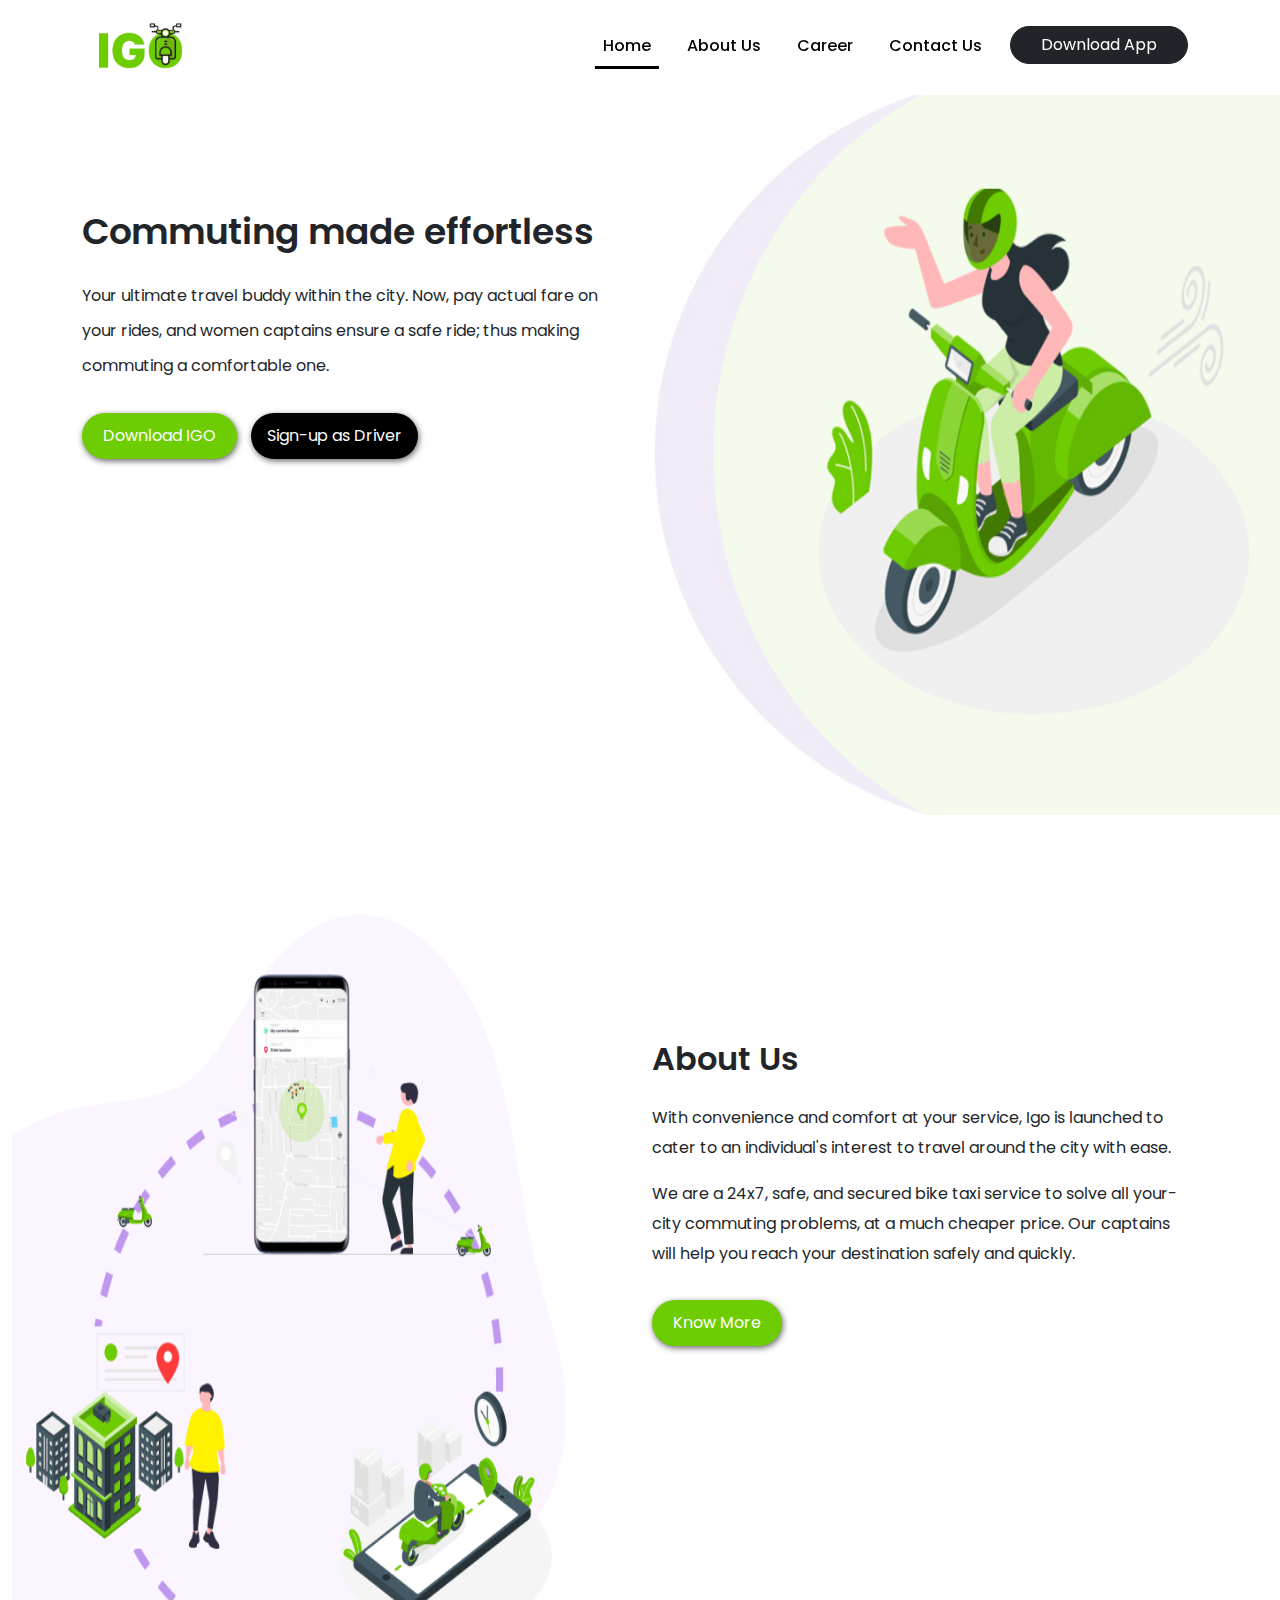
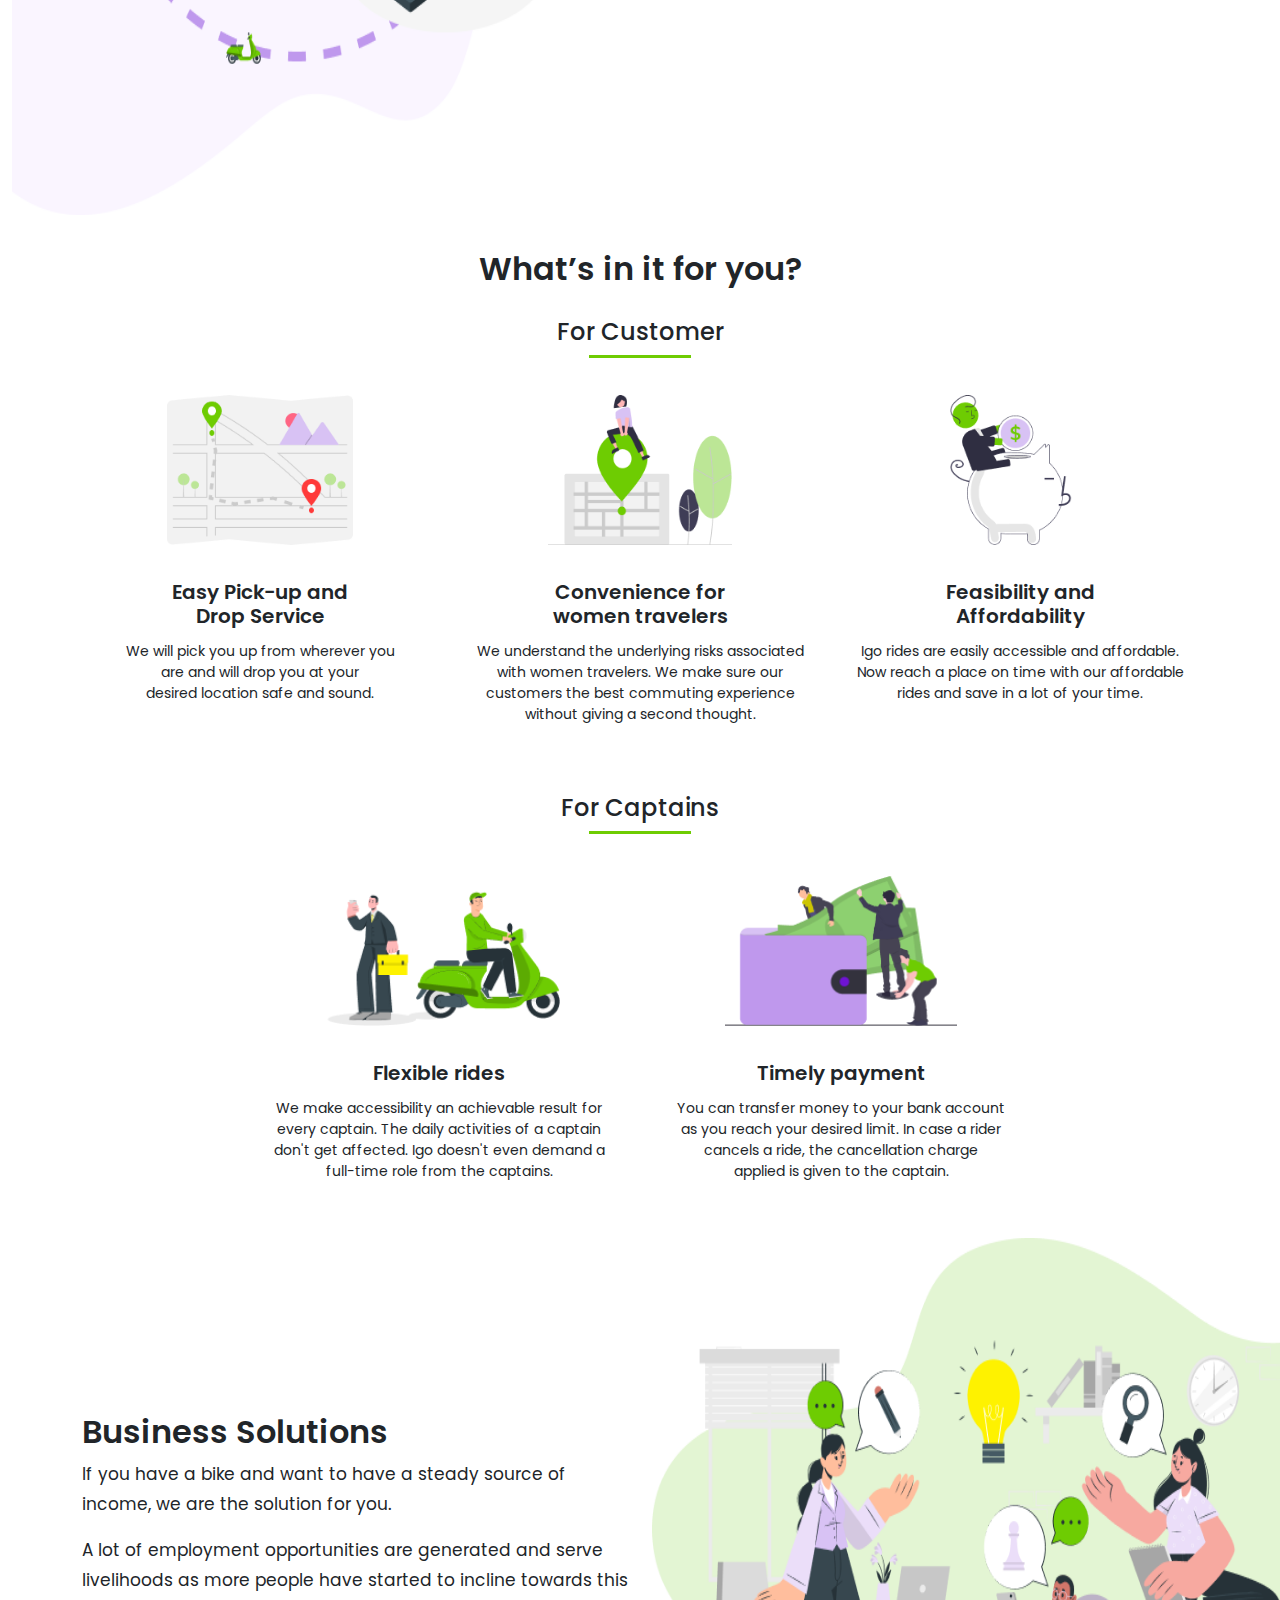
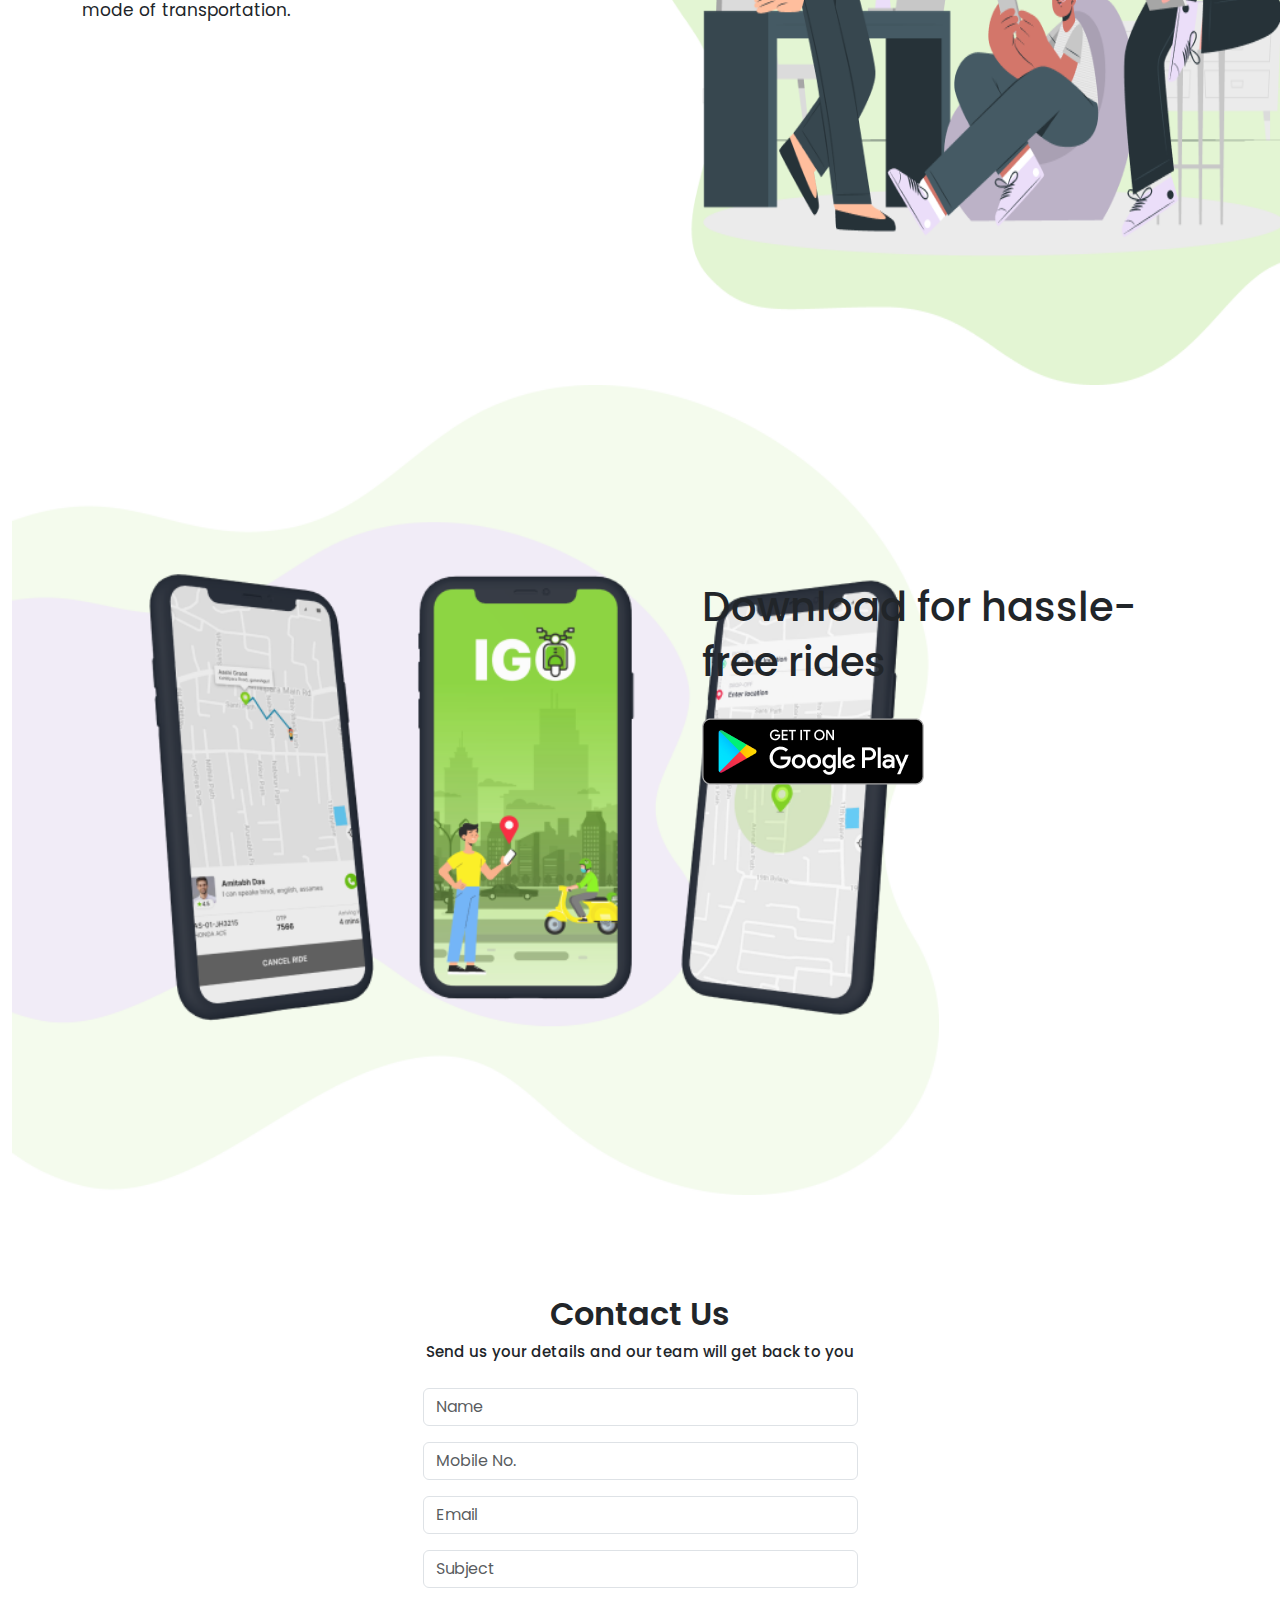
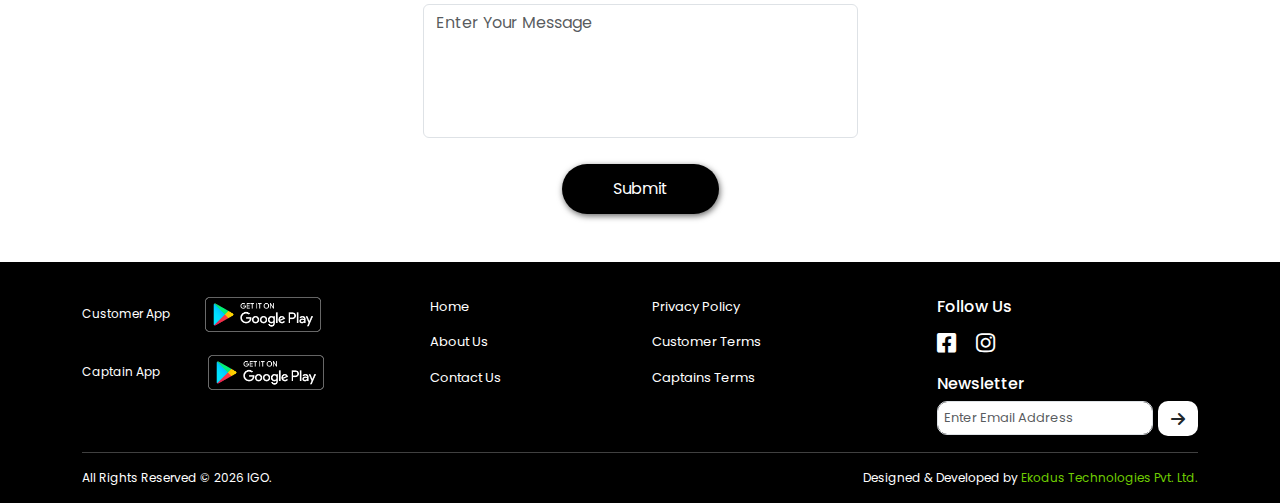
<file: index.html>
<!doctype html>
<html lang="en">

<head>
    <!-- Required meta tags -->
    <meta charset="utf-8">
    <meta name="viewport" content="width=device-width, initial-scale=1">

    <!-- Favicon -->
    <link rel="icon" href="./Assets/Icons/favicon.png">

    <!-- Bootstrap CSS -->
    <link href="https://cdn.jsdelivr.net/npm/bootstrap@5.1.3/dist/css/bootstrap.min.css" rel="stylesheet">

    <!-- Font Awesome -->
    <link rel="stylesheet" href="https://cdnjs.cloudflare.com/ajax/libs/font-awesome/6.0.0/css/all.min.css"
        integrity="sha512-9usAa10IRO0HhonpyAIVpjrylPvoDwiPUiKdWk5t3PyolY1cOd4DSE0Ga+ri4AuTroPR5aQvXU9xC6qOPnzFeg=="
        crossorigin="anonymous" referrerpolicy="no-referrer">

    <!-- Fonts -->
    <link href="https://fonts.googleapis.com/css2?family=Poppins:wght@400;500&display=swap" rel="stylesheet">

    <!-- Custom CSS -->
    <link rel="stylesheet" href="./Assets/css/style.css">
    <link rel="stylesheet" href="./Assets/css/responsive.css">

    <title>IGO</title>
</head>

<body>

    <!-- Header Section -->

    <nav class="navbar fixed-top navbar-expand-lg navbar-light">
        <div class="container">
            <a class="navbar-brand" href="./index.html">
                <div class="logo">
                    <img src="./Assets/Icons/logo.png" alt="">
                </div>
            </a>
            <button class="navbar-toggler" type="button" data-bs-toggle="collapse" data-bs-target="#navbarNav"
                aria-controls="navbarNav" aria-expanded="false" aria-label="Toggle navigation">
                <span class="navbar-toggler-icon"></span>
            </button>
            <div class="collapse navbar-collapse" id="navbarNav">
                <ul class="navbar-nav ms-auto">
                    <li class="nav-item">
                        <a class="nav-link active" aria-current="page" href="./index.html">Home</a>
                    </li>
                    <li class="nav-item">
                        <a class="nav-link" href="#aboutUs">About Us</a>
                    </li>
                    <li class="nav-item">
                        <a class="nav-link" href="./career.html">Career</a>
                    </li>
                    <li class="nav-item">
                        <a class="nav-link" href="#contact">Contact Us</a>
                    </li>
                    <li class="nav-item">
                        <button class="btn btn-dark" type="button">
                            <a href="#download">Download App</a>
                        </button>
                    </li>
                </ul>
            </div>
        </div>
    </nav>

    <!-- End Header Section -->

    <!-- Banner Section -->

    <div class="container" id="banner">
        <div class="row">
            <div class="col-md-6 col-sm-12 order-2 order-md-1 leftBlock">
                <h1>Commuting made effortless</h1>
                <p>Your ultimate travel buddy within the city. Now, pay actual fare on your rides, and women captains
                    ensure a safe ride; thus making commuting a comfortable one.
                </p>
                <div class="button">
                    <button class="btn download" type="button">
                        <a href="#">Download IGO</a>
                    </button>
                    <button class="btn sign-up" type="button">
                        <a href="#">Sign-up as Driver</a>
                    </button>
                </div>
            </div>
            <div class="col-md-6 col-sm-12 order-1 order-md-2 rightBlock">
                <img src="./Assets/Vectors/Frame2.png" alt="Frame2.png">
            </div>
        </div>
    </div>

    <!-- End Banner Section -->

    <!-- About Us -->

    <div class="container-fluid" id="aboutUs">
        <div class="row">
            <div class="col-md-6 col-sm-12 leftBlock">
                <img src="./Assets/Vectors/Frame5.png" alt="Frame5.png">
            </div>
            <div class="col-md-6 col-sm-12 rightBlock">
                <h2>About Us</h2>
                <p class="about-text">With convenience and comfort at your service, Igo is launched to cater to an
                    individual's interest to
                    travel around the city with ease.
                </p>
                <p class="about-paragraph">We are a 24x7, safe, and secured bike taxi service to solve all
                    your-city commuting problems, at a much cheaper price. Our captains will help you reach your
                    destination safely and quickly.
                </p>
                <button class="btn more">
                    <a href="#">Know More</a>
                </button>
            </div>
        </div>
    </div>

    <!-- End About Us Section -->

    <!-- Services Section-->

    <div class="container" id="services">
        <h2 class="text-center">What’s in it for you?</h2>
        <h4 class="text-center">For Customer</h4>
        <div class="separator mb-3"></div>
        <div class="row mt-5">
            <div class="col-md-4 leftBlock">
                <img src="./Assets/Vectors/pickup.png" alt="pickup.png">
                <h5>Easy Pick-up and <br> Drop Service</h5>
                <p>We will pick you up from wherever you<br>are and will drop you  at your <br> desired location safe and sound.
                </p>
            </div>
            <div class="col-md-4 centerBlock">
                <img src="./Assets/Vectors/women_traveller.png" alt="women_traveller.png">
                <h5>Convenience for <br> women travelers</h5>
                <p>We understand the underlying risks associated<br>with women travelers. We make sure our<br> customers the
                    best commuting experience<br> without  giving a second thought.</p>
            </div>
            <div class="col-md-4 rightBlock">
                <img src="./Assets/Vectors/affordability.png" alt="affordability.png">
                <h5>Feasibility and <br> Affordability</h5>
                <p>Igo rides are easily accessible and affordable. Now reach a place on time with our affordable rides
                    and save in a lot of your time.</p>
            </div>
        </div>
        <div class="">
            <h4 class="text-center mt-5">For Captains</h4>
            <div class="separator mb-5"></div>
            <div class="captain">
                <div class="col-md-4 leftBlock1">
                    <img src="./Assets/Vectors//flexible_rides.png" alt="flexible_rides.png">
                    <h5>Flexible rides</h5>
                    <p class="">We make accessibility an achievable result for every captain. The daily activities of a
                        captain don't get affected. Igo doesn't even demand a full-time role from the captains.
                    </p>
                </div>
                <div class="col-md-4 rightBlock1">
                    <img src="./Assets/Vectors/timely_payment.png" alt="timely_payment.png">
                    <h5>Timely payment</h5>
                    <p class="">You can transfer money to your bank account <br> as you reach your desired limit. In case a rider<br> cancels a ride, the cancellation charge<br> applied is given to the captain.
                    </p>
                </div>
            </div>
        </div>
    </div>

    <!-- End Services Section -->

    <!-- Business Section -->

    <div class="container" id="business">
        <div class="row">
            <div class="col-md-6 col-sm-12 leftBlock">
                <h2>Business Solutions</h2>
                <p class="business-main">If you have a bike and want to have a steady source of income,
                    we are the solution for you.
                </p>
                <p class="business-text">A lot of employment opportunities are
                    generated and serve livelihoods as more people have started to
                    incline towards this mode of transportation.
                </p>
            </div>
            <div class="col-md-6 col-sm-12 rightBlock">
                <img src="./Assets/Vectors/Frame4.png" alt="Frame4.png">
            </div>
        </div>
    </div>

    <!-- End Business Section -->

    <!-- Download Section -->

    <div class="container-fluid" id="download">
        <div class="row">
            <div class="col-md-6 col-sm-12 order-2 order-md-1 leftBlock">
                <img src="./Assets/Vectors/Frame9.png" alt="Frame7.png">
            </div>
            <div class="col-md-6 col-sm-12 order-1 order-md-2 rightBlock">
                <h1>Download for hassle- <br> free rides</h1>
                <a href="#">
                    <img src="./Assets/Vectors/google_play.png" alt="google_play.png">
                </a>
            </div>
        </div>
    </div>

    <!-- End Download Section -->
    
    <!-- Contact Us Section -->

    <div class="container" id="contact">
        <h2>Contact Us</h2>
        <p>Send us your details and our team will get back to you</p>
        <div class="mt-4">
            <form action="">
                <div class="mb-3">
                    <input id="username" name="username" class="form-control" type="text" placeholder="Name">
                </div>
                <div class="mb-3">
                    <input id="phoneNumber" name="phoneNumber" class="form-control" type="text" placeholder="Mobile No.">
                </div>
                <div class="mb-3">
                    <input id="email" name="email" class="form-control" type="text" placeholder="Email">
                </div>
                <div class="mb-3">
                    <input id="subject" name="subject" class="form-control" type="text" placeholder="Subject">
                </div>
                <div class="mb-3">
                    <textarea id="message" name="message" class="form-control" type="text" rows="5" placeholder="Enter Your Message"></textarea>
                </div>
            </form>
            <button class="btn submit" type="button">
                <a href="#">Submit</a>
            </button>
        </div>
    </div>

    <!-- End Contact Us Section -->
    
    <!-- Footer Section -->

    <footer class="footer mt-5">
        <div class="container" id="footer">
            <div class="row">
                <div class="col-md-3 leftBox">
                    <div class="d-flex mb-3">
                        <p class="mt-2">Customer App</p>
                        <a href="#">
                            <img src="./Assets/Vectors/google_play.png" alt="google_play.png">
                        </a>
                    </div>
                    <div class="d-flex">
                        <p class="mt-2">Captain App</p>
                        <a href="#">
                            <img src="./Assets/Vectors/google_play.png" alt="google_play.png" class="ms-5">
                        </a>
                    </div>
                </div>
                <div class="col-md-3 col-6 centerBox1">
                    <p><a href="./index.html">Home</a></p>
                    <p><a href="#aboutUs">About Us</a></p>
                    <p><a href="#contact">Contact Us</a></p>
                </div>
                <div class="col-md-3 col-6 centerBox2">
                    <p><a>Privacy Policy</a></p>
                    <p><a>Customer Terms</a></p>
                    <p><a>Captains Terms</a></p>
                </div>
                <div class="col-md-3 rightBox">
                    <h6>Follow Us</h6>
                    <div class="social-links mt-3 mb-3">
                        <a href="https://www.facebook.com/igoguwahati/" target="_blank"><span><i class="fa-brands fa-facebook-square"></i></span></a>
                        <a href="https://www.instagram.com/igoguwahati/" target="_blank"><span><i class="fa-brands fa-instagram ms-3"></i></span></a>
                        <!-- <a href=""><span><i class="fa-brands fa-twitter ms-2"></i></span></a>
                        <a href=""><span><i class="fa-brands fa-linkedin ms-2"></i></span></a> -->
                    </div>
                    <h6>Newsletter</h6>
                    <div class="d-flex">
                        <form action="">
                            <input class="form-control" type="email" name="email" id="email" placeholder="Enter Email Address">
                        </form>
                        <button type="submit" class="btn"><i class="fa-solid fa-arrow-right"></i></button>
                    </div>
                </div>
                <div class="col-md-12" id="footer-text">
                    <hr>
                    <div class="d-sm-flex justify-content-between">
                        <p>All Rights Reserved &copy; <span id="demo"></span> IGO.
                        </p>
                        <p>Designed & Developed by <a target="_blank" href="https://ekodus.com/">Ekodus Technologies
                                Pvt. Ltd.</a></p>
                    </div>
                </div>
            </div>
        </div>
    </footer>

    <!-- End Footer Section -->

    <!-- jQuery -->
    <script src="https://code.jquery.com/jquery-3.6.0.min.js"></script>

    <!-- Bootstrap JS  -->
    <script src="https://cdn.jsdelivr.net/npm/bootstrap@5.1.3/dist/js/bootstrap.bundle.min.js"></script>

    <!-- Changing Navbar OnScroll -->
    <script>
        const navbar = document.querySelector('.navbar');
        window.onscroll = () => {
            if (window.scrollY > 50) {
                navbar.classList.add('bg-white');
            } else {
                navbar.classList.remove('bg-white');
            }
        };
    </script>

    <!-- Changing the Year Dynamically -->
    <script>
        const d = new Date();
        document.getElementById("demo").innerHTML = d.getFullYear();
    </script>

    <!-- Collapse Navbar in Responsive -->
    <script>
        $('.navbar-collapse a').click(function(){
            $(".navbar-collapse").collapse('hide');
        });
    </script>

    <!-- Active Navbar -->
    <script>
        var btnContainer = document.getElementById("navbarNav");
        var btns = btnContainer.getElementsByClassName("nav-link");

        for(var i=0; i<btns.length; i++){
            btns[i].addEventListener('click',function(){
                var current = document.getElementsByClassName("active");
                current[0].className = current[0].className.replace("active");
                this.className += " active";
            })
        }
    </script>
</body>

</html>
</file>
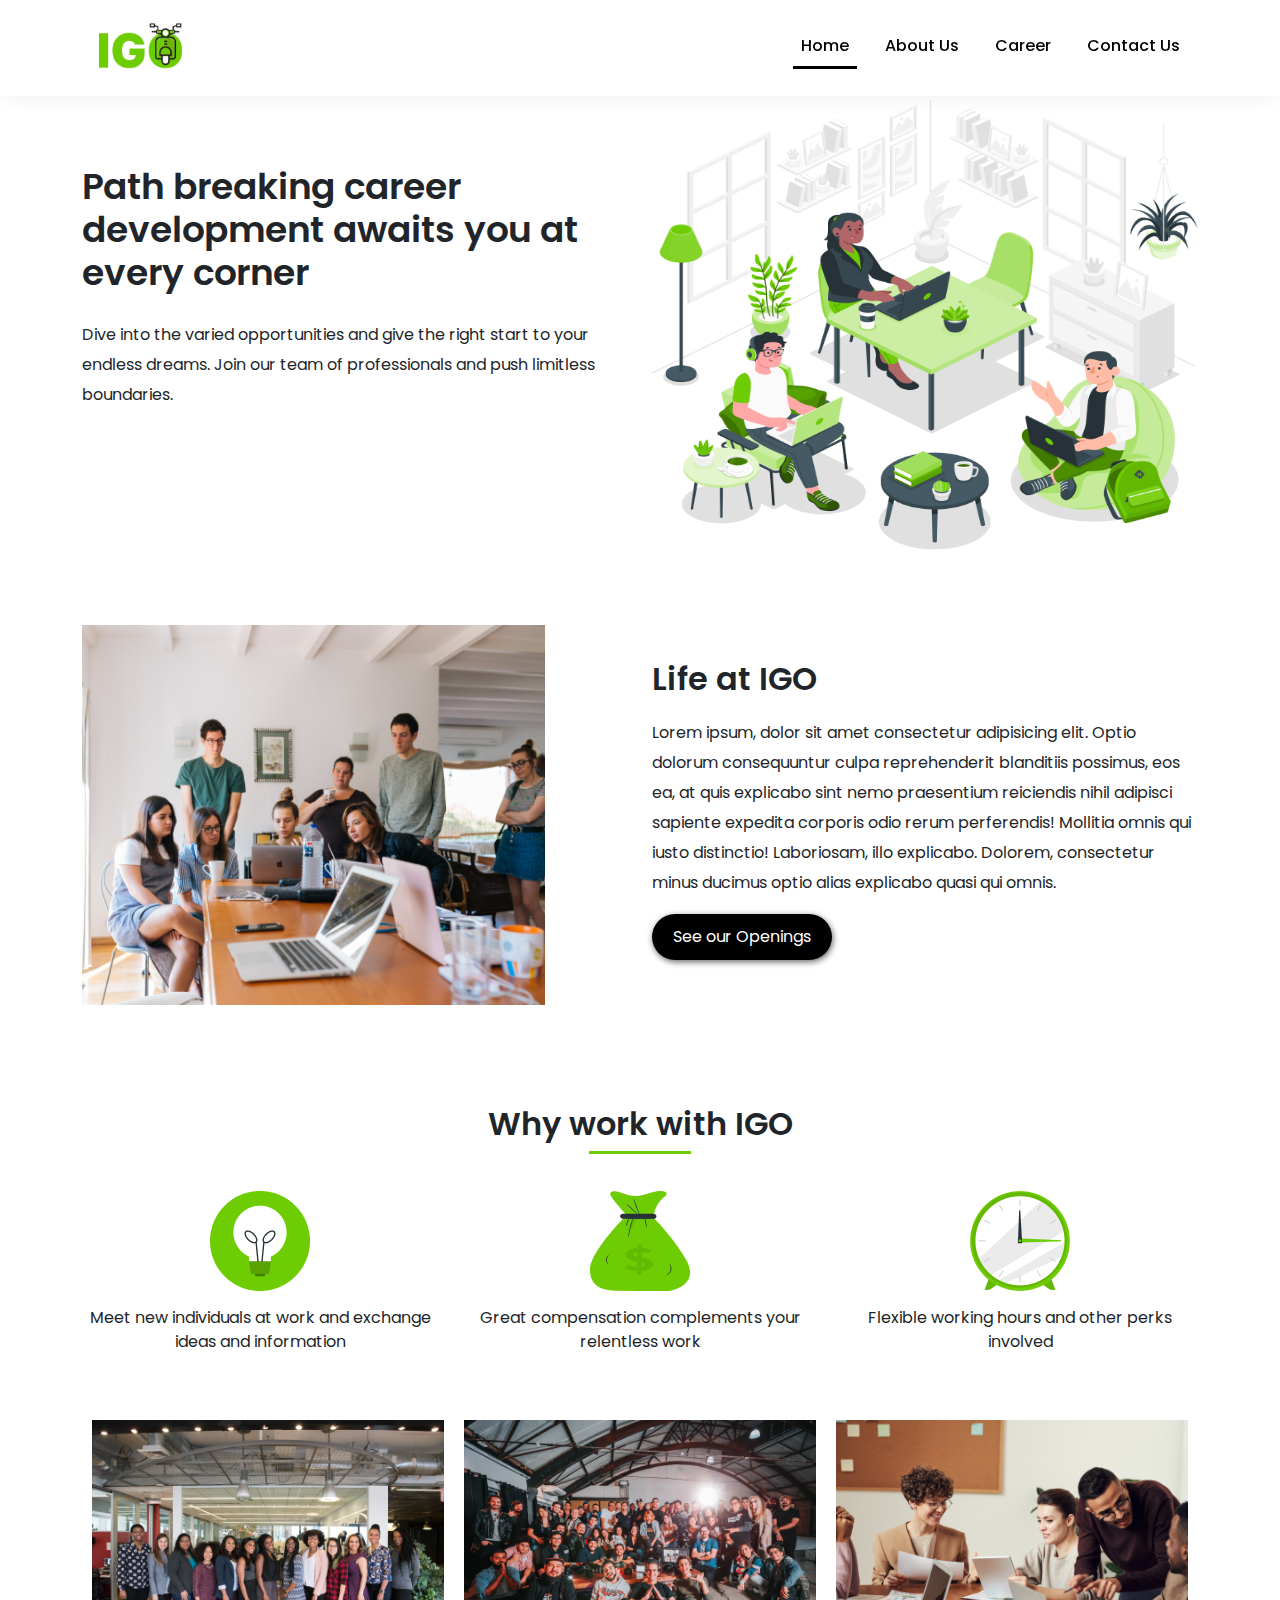
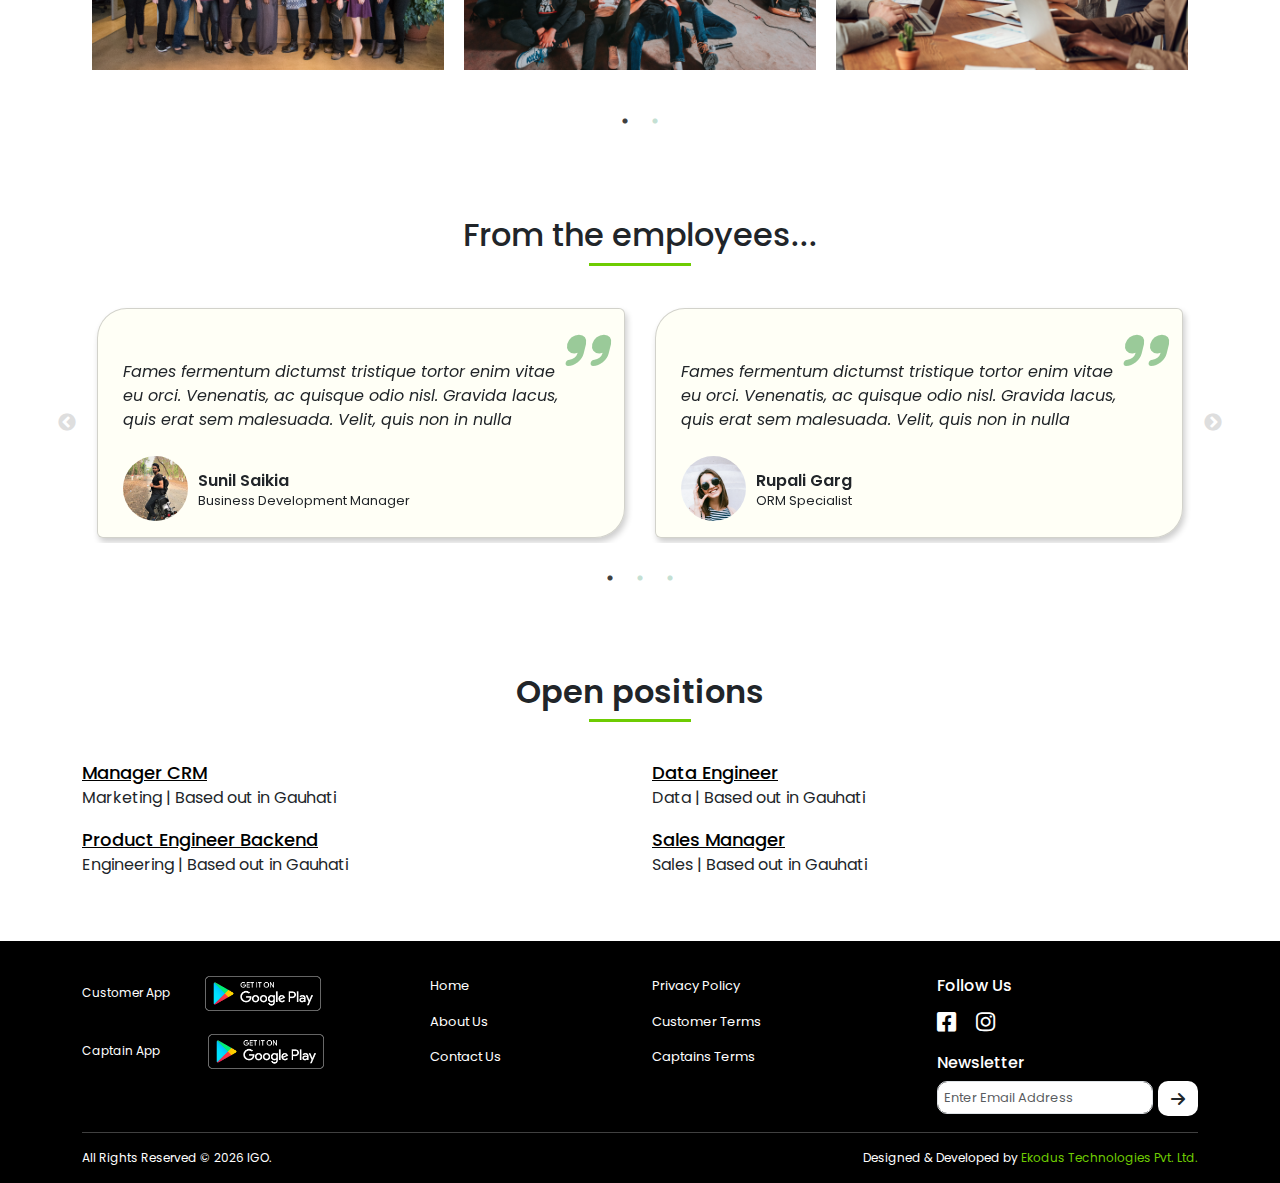
<file: career.html>
<!doctype html>
<html lang="en">

<head>
    <!-- Required meta tags -->
    <meta charset="utf-8">
    <meta name="viewport" content="width=device-width, initial-scale=1">

    <!-- Favicon -->
    <link rel="icon" href="./Assets/Icons/favicon.png">

    <!-- Bootstrap CSS -->
    <link href="https://cdn.jsdelivr.net/npm/bootstrap@5.1.3/dist/css/bootstrap.min.css" rel="stylesheet">

    <!-- Font Awesome -->
    <link rel="stylesheet" href="https://cdnjs.cloudflare.com/ajax/libs/font-awesome/6.0.0/css/all.min.css"
        integrity="sha512-9usAa10IRO0HhonpyAIVpjrylPvoDwiPUiKdWk5t3PyolY1cOd4DSE0Ga+ri4AuTroPR5aQvXU9xC6qOPnzFeg=="
        crossorigin="anonymous" referrerpolicy="no-referrer">

    <!-- Fonts -->
    <link href="https://fonts.googleapis.com/css2?family=Poppins:wght@400;500&display=swap" rel="stylesheet">

    <!-- Slick CSS -->
    <link rel="stylesheet" href="./Assets/plugins/slick/slick.css">
    <link rel="stylesheet" href="./Assets/plugins/slick/slick-theme.css">

    <!-- Custom CSS -->
    <link rel="stylesheet" href="./Assets/css/style.css">
    <link rel="stylesheet" href="./Assets/css/responsive.css">

    <title>IGO</title>
</head>

    <!-- Header Section -->

    <nav class="navbar fixed-top navbar-expand-lg navbar-light bg-white">
        <div class="container">
            <a class="navbar-brand" href="./index.html">
                <div class="logo">
                    <img src="./Assets/Icons/logo.png" alt="">
                </div>
            </a>
            <button class="navbar-toggler" type="button" data-bs-toggle="collapse" data-bs-target="#navbarNav"
                aria-controls="navbarNav" aria-expanded="false" aria-label="Toggle navigation">
                <span class="navbar-toggler-icon"></span>
            </button>
            <div class="collapse navbar-collapse" id="navbarNav">
                <ul class="navbar-nav ms-auto">
                    <li class="nav-item">
                        <a class="nav-link active" aria-current="page" href="./index.html">Home</a>
                    </li>
                    <li class="nav-item">
                        <a class="nav-link" href="./index.html#aboutUs">About Us</a>
                    </li>
                    <li class="nav-item">
                        <a class="nav-link" href="./career.html">Career</a>
                    </li>
                    <li class="nav-item">
                        <a class="nav-link" href="./index.html#contact">Contact Us</a>
                    </li>
                </ul>
            </div>
        </div>
    </nav>

    <!-- End Header Section -->

    <!-- Career Section -->

    <div class="container" id="career">
        <div class="row">
            <!-- <div>
                <p class="mt-4" id="text">
                    <a href="./index.html">
                        <i class="fa-solid fa-arrow-left">
                            <span class="ms-2"></span>
                        </i>Go Back
                    </a>
                </p>
            </div> -->
            <div class="col-md-6 col-sm-12 leftBlock">
                <h1>Path breaking career development awaits you at every corner</h1>
                <p>Dive into the varied opportunities and give the right start to your endless dreams. Join our team of professionals and push limitless boundaries. </p>
            </div>
            <div class="col-md-6 col-sm-12 rightBlock">
                <img src="./Assets/Vectors/amico.png" alt="amico">
            </div>
        </div>
    </div>

    <!-- Life at IGO Section -->

    <div class="container" id="career-life">
        <div class="row">
            <div class="col-md-6 col-sm-12 order-2 order-md-1 leftBlock">
                <img src="./Assets/Images/Frame10.png" alt="Frame10">
            </div>
            <div class="col-md-6 col-sm-12 order-1 order-md-2 rightBlock">
                <h2>Life at IGO</h2>
                <p>Lorem ipsum, dolor sit amet consectetur adipisicing elit. Optio dolorum consequuntur culpa reprehenderit blanditiis possimus, eos ea, at quis explicabo sint nemo praesentium reiciendis nihil adipisci sapiente expedita corporis odio rerum perferendis! Mollitia omnis qui iusto distinctio! Laboriosam, illo explicabo. Dolorem, consectetur minus ducimus optio alias explicabo quasi qui omnis.</p>
                <button class="btn opening-btn">
                    <a href="#position">See our Openings</a>
                </button>
            </div>
        </div>
    </div>

    <!-- End Life at IGO Section -->

    <!-- Career Work Section -->

    <div class="container" id="career-work">
        <h2 class="text-center" style="font-weight: 600;">Why work with IGO</h2>
        <div class="separator"></div>
        <div class="row mt-5">
            <div class="col-md-4 col-sm-12 leftBlock">
                <img src="./Assets/Vectors/rafiki.png" alt="rafiki">
                <p class="text-center">Meet new individuals at work and exchange<br> ideas and information</p>
            </div>
            <div class="col-md-4 col-sm-12 centerBlock">
                <img src="./Assets/Vectors/pana.png" alt="pana">
                <p class="text-center">Great compensation complements your<br> relentless work</p>
            </div>
            <div class="col-md-4 col-sm-12 rightBlock">
                <img src="./Assets/Vectors/Frame 15.png" alt="Frame 15">
                <p class="text-center">Flexible working hours and other perks involved</p>
            </div>
        </div>
    </div>
    <div class="container">
        <div class="image-slider">
            <div class="imgBlock">
                <img src="./Assets/Images/Frame11.png" class="mb-3" alt="Frame11">
            </div>
            <div class="imgBlock">
                <img src="./Assets/Images/Frame11-1.png" class="mb-3" alt="Frame11-1">
            </div>
            <div class="imgBlock">
                <img src="./Assets/Images/Frame12.png" class="mb-3" alt="Frame12">                
            </div>
            <div class="imgBlock">
                <img src="./Assets/Images/Frame11-1.png" class="mb-3" alt="Frame11-1">
            </div>
        </div>
    </div>

    <!-- End Career Work Section -->

    <!-- Testimonial Section -->

    <div class="container" id="testimonial">
        <h2 class="text-center">From the employees...</h2>
        <div class="separator mb-5"></div>
        <div class="testimonial-slider mt-5">
            <div class="card">
                <div class="card-body inner-card">
                    <i class="fa-solid fa-quote-right"></i>
                    <div class="desc-text">
                        <p>Fames fermentum dictumst tristique tortor enim vitae eu orci. Venenatis, ac quisque odio nisl. Gravida lacus, quis erat sem malesuada. Velit, quis non in nulla</p>
                    </div>
                    <div class="d-flex inner-body mt-4">
                        <img src="./Assets/Images/Frame17.png" alt="Frame17.png">
                        <h6>Sunil Saikia<br><span>Business Development Manager</span></h6>
                    </div>
                </div>
            </div>
            <div class="card">
                <div class="card-body inner-card">
                    <i class="fa-solid fa-quote-right"></i>
                    <div class="desc-text">
                        <p>Fames fermentum dictumst tristique tortor enim vitae eu orci. Venenatis, ac quisque odio nisl. Gravida lacus, quis erat sem malesuada. Velit, quis non in nulla</p>
                    </div>
                    <div class="d-flex inner-body mt-4">
                        <img src="./Assets/Images/Frame18.png" alt="Frame18.png">
                        <h6>Rupali Garg<br><span>ORM Specialist</span></h6>
                    </div>
                </div>
            </div>
            <div class="card">
                <div class="card-body inner-card">
                    <i class="fa-solid fa-quote-right"></i>
                    <div class="desc-text">
                        <p>Fames fermentum dictumst tristique tortor enim vitae eu orci. Venenatis, ac quisque odio nisl. Gravida lacus, quis erat sem malesuada. Velit, quis non in nulla</p>
                    </div>
                    <div class="d-flex inner-body mt-4">
                        <img src="./Assets/Images/Frame17.png" alt="Frame17.png">
                        <h6>Sunil Saikia<br><span>Business Development Manager</span></h6>
                    </div>
                </div>
            </div>
            <div class="card">
                <div class="card-body inner-card">
                    <i class="fa-solid fa-quote-right"></i>
                    <div class="desc-text">
                        <p>Fames fermentum dictumst tristique tortor enim vitae eu orci. Venenatis, ac quisque odio nisl. Gravida lacus, quis erat sem malesuada. Velit, quis non in nulla</p>
                    </div>
                    <div class="d-flex inner-body mt-4">
                        <img src="./Assets/Images/Frame18.png" alt="Frame18.png">
                        <h6>Rupali Garg<br><span>ORM Specialist</span></h6>
                    </div>
                </div>
            </div>
            <div class="card">
                <div class="card-body inner-card">
                    <i class="fa-solid fa-quote-right"></i>
                    <div class="desc-text">
                        <p>Fames fermentum dictumst tristique tortor enim vitae eu orci. Venenatis, ac quisque odio nisl. Gravida lacus, quis erat sem malesuada. Velit, quis non in nulla</p>
                    </div>
                    <div class="d-flex inner-body mt-4">
                        <img src="./Assets/Images/Frame17.png" alt="Frame17.png">
                        <h6>Sunil Saikia<br><span>Business Development Manager</span></h6>
                    </div>
                </div>
            </div>
        </div>
    </div>

    <!-- End Testimonial Section -->

    <!-- Position Section -->

    <div class="container" id="position">
        <h2 class="text-center" style="font-weight: 600;">Open positions</h2>
        <div class="separator"></div>
        <div class="row mt-5">
            <div class="col-md-6 col-sm-12 position">
                <a href="./job-opportunity.html">Manager CRM</a>
                <p>Marketing | Based out in Gauhati</p>
            </div>
            <div class="col-md-6 col-sm-12 position">
                <a href="./job-opportunity.html">Data Engineer</a>
                <p>Data | Based out in Gauhati</p>
            </div>
            <div class="col-md-6 col-sm-12 position">
                <a href="./job-opportunity.html">Product Engineer Backend</a>
                <p>Engineering | Based out in Gauhati</p>
            </div>
            <div class="col-md-6 col-sm-12 position">
                <a href="./job-opportunity.html">Sales Manager</a>
                <p>Sales | Based out in Gauhati</p>
            </div>
        </div>
    </div>


    <!-- End Career Section -->

    <!-- Footer Section -->

    <footer class="footer mt-5">
        <div class="container" id="footer">
            <div class="row">
                <div class="col-md-3 leftBox">
                    <div class="d-flex mb-3">
                        <p class="mt-2">Customer App</p>
                        <img src="./Assets/Vectors/google_play.png" alt="google_play.png">
                    </div>
                    <div class="d-flex">
                        <p class="mt-2">Captain App</p>
                        <img src="./Assets/Vectors/google_play.png" alt="google_play.png" class="ms-5">
                    </div>
                </div>
                <div class="col-md-3 col-6 centerBox1">
                    <p><a href="./index.html">Home</a></p>
                    <p><a href="./index.html#aboutUs">About Us</a></p>
                    <p><a href="./index.html#contact">Contact Us</a></p>
                </div>
                <div class="col-md-3 col-6 centerBox2">
                    <p><a>Privacy Policy</a></p>
                    <p><a>Customer Terms</a></p>
                    <p><a>Captains Terms</a></p>
                </div>
                <div class="col-md-3 rightBox">
                    <h6>Follow Us</h6>
                    <div class="social-links mt-3 mb-3">
                        <a href="https://www.facebook.com/igoguwahati/" target="_blank"><span><i class="fa-brands fa-facebook-square"></i></span></a>
                        <a href="https://www.instagram.com/igoguwahati/" target="_blank"><span><i class="fa-brands fa-instagram ms-3"></i></span></a>
                        <!-- <a href=""><span><i class="fa-brands fa-twitter ms-2"></i></span></a>
                        <a href=""><span><i class="fa-brands fa-linkedin ms-2"></i></span></a> -->
                    </div>
                    <h6>Newsletter</h6>
                    <div class="d-flex">
                        <form action="">
                            <input class="form-control" type="email" name="email" id="email" placeholder="Enter Email Address">
                        </form>
                        <button type="submit" class="btn"><i class="fa-solid fa-arrow-right"></i></button>
                    </div>
                </div>
                <div class="col-md-12" id="footer-text">
                    <hr>
                    <div class="d-sm-flex justify-content-between">
                        <p>All Rights Reserved &copy; <span id="demo"></span> IGO.
                        </p>
                        <p>Designed & Developed by <a target="_blank" href="https://ekodus.com/">Ekodus Technologies
                                Pvt. Ltd.</a></p>
                    </div>
                </div>
            </div>
        </div>
    </footer>

    <!-- End Footer Section -->

    <!-- jQuery -->
    <script src="https://code.jquery.com/jquery-3.6.0.min.js"></script>

    <!-- Bootstrap JS  -->
    <script src="https://cdn.jsdelivr.net/npm/bootstrap@5.1.3/dist/js/bootstrap.bundle.min.js"></script>

    <!-- Slick JS -->
    <script src="./Assets/plugins/slick/slick.min.js"></script>

    <!-- Testimonial Slider -->
    <script>
        $('.testimonial-slider').slick({
            dots: true,
            infinite: true,
            speed: 700,
            slidesToShow: 2,
            slidesToScroll: 2,
            autoplay: true,
            arrows: true,
            autoplaySpeed: 2500,
            responsive: [
                {
                    breakpoint: 1024,
                    settings: {
                        slidesToShow: 2,
                        slidesToScroll: 2,
                        infinite: true,
                        dots: true
                    }
                },
                {
                    breakpoint: 600,
                    settings: {
                        slidesToShow: 2,
                        slidesToScroll: 2,
                        arrows: true
                    }
                },
                {
                    breakpoint: 480,
                    settings: {
                        slidesToShow: 1,
                        slidesToScroll: 1,
                        arrows: true
                    }
                }
                // You can unslick at a given breakpoint now by adding:
                // settings: "unslick"
                // instead of a settings object
            ]
        });
    </script>

    <!-- Image Slider -->
    <script>
        $('.image-slider').slick({
            dots: true,
            infinite: true,
            speed: 700,
            slidesToShow: 3,
            slidesToScroll: 3,
            autoplay: true,
            arrows: false,
            autoplaySpeed: 1500,
            responsive: [
                {
                    breakpoint: 1024,
                    settings: {
                        slidesToShow: 2,
                        slidesToScroll: 2,
                        infinite: true,
                        dots: true
                    }
                },
                {
                    breakpoint: 600,
                    settings: {
                        slidesToShow: 2,
                        slidesToScroll: 2,
                        arrows: true
                    }
                },
                {
                    breakpoint: 480,
                    settings: {
                        slidesToShow: 1,
                        slidesToScroll: 1,
                        arrows: true
                    }
                }
                // You can unslick at a given breakpoint now by adding:
                // settings: "unslick"
                // instead of a settings object
            ]
        });
    </script>

    <!-- Changing Navbar OnScroll -->
    <script>
        const navbar = document.querySelector('.navbar');
        window.onscroll = () => {
            if (window.scrollY > 50) {
                navbar.classList.add('bg-white');
            } else {
                navbar.classList.remove('bg-white');
            }
        };
    </script>

    <!-- Changing the Year Dynamically -->
    <script>
        const d = new Date();
        document.getElementById("demo").innerHTML = d.getFullYear();
    </script>

    <!-- Collapse Navbar in Responsive -->
    <script>
        $('.navbar-collapse a').click(function(){
            $(".navbar-collapse").collapse('hide');
        });
    </script>
</body>

</html>
</file>
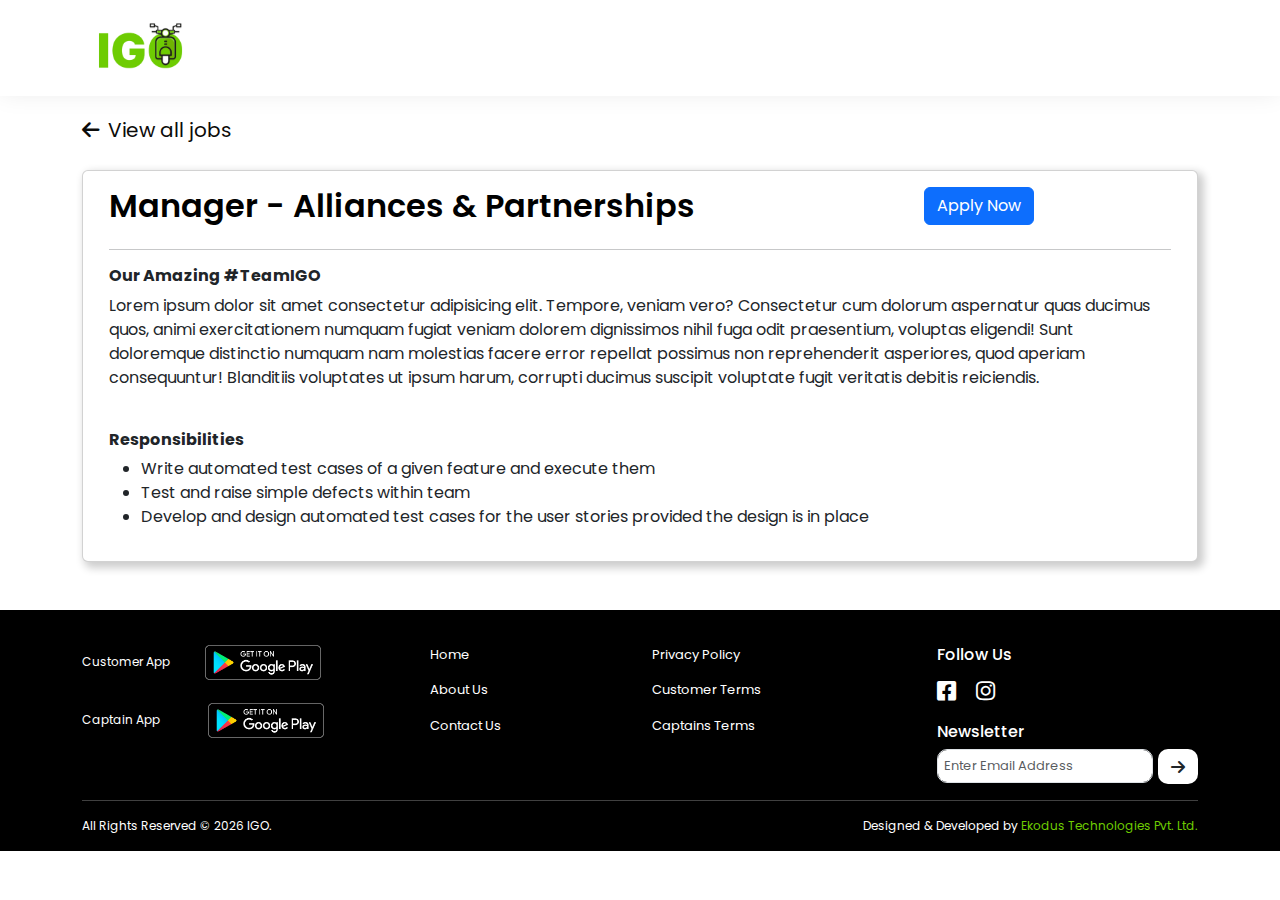
<file: job-opportunity.html>
<!doctype html>
<html lang="en">

<head>
    <!-- Required meta tags -->
    <meta charset="utf-8">
    <meta name="viewport" content="width=device-width, initial-scale=1">

    <!-- Favicon -->
    <link rel="icon" href="./Assets/Icons/favicon.png">

    <!-- Bootstrap CSS -->
    <link href="https://cdn.jsdelivr.net/npm/bootstrap@5.1.3/dist/css/bootstrap.min.css" rel="stylesheet">

    <!-- Font Awesome -->
    <link rel="stylesheet" href="https://cdnjs.cloudflare.com/ajax/libs/font-awesome/6.0.0/css/all.min.css"
        integrity="sha512-9usAa10IRO0HhonpyAIVpjrylPvoDwiPUiKdWk5t3PyolY1cOd4DSE0Ga+ri4AuTroPR5aQvXU9xC6qOPnzFeg=="
        crossorigin="anonymous" referrerpolicy="no-referrer">

    <!-- Fonts -->
    <link href="https://fonts.googleapis.com/css2?family=Poppins:wght@400;500&display=swap" rel="stylesheet">

    <!-- Custom CSS -->
    <link rel="stylesheet" href="./Assets/css/style.css">
    <link rel="stylesheet" href="./Assets/css/responsive.css">

    <title>IGO</title>
</head>

    <!-- Header Section -->

    <nav class="navbar fixed-top navbar-expand-lg navbar-light bg-white">
        <div class="container">
            <a class="navbar-brand" href="./index.html">
                <div class="logo">
                    <img src="./Assets/Icons/logo.png" alt="">
                </div>
            </a>
        </div>
    </nav>

    <!-- End Header Section -->

    <!-- Job Oppotunity -->

    <div class="container" id="jobs">
        <p class="mt-3" id="text">
            <a href="./career.html#position">
                <i class="fa-solid fa-arrow-left">
                    <span class="ms-2"></span>
                </i>View all jobs
            </a>
        </p>      

        <div class="card">
            <div class="card-body">
                <div class="row">
                    <div class="col-md-9">
                        <h2 style="font-weight: 600;">Manager - Alliances & Partnerships</h2>
                        <!-- <h5>IT & Security · Guwahati, Assam, Remote India</h5> -->
                    </div>
                    <div class="col-md-3">
                        <!-- Button trigger modal -->
                        <button type="button" class="btn btn-primary" data-bs-toggle="modal" data-bs-target="#exampleModal">Apply Now</button>
                    </div>
                </div>
                <hr>
                <h6>Our Amazing #TeamIGO</h6>
                <p>Lorem ipsum dolor sit amet consectetur adipisicing elit. Tempore, veniam vero? Consectetur cum dolorum aspernatur quas ducimus quos, animi exercitationem numquam fugiat veniam dolorem dignissimos nihil fuga odit praesentium, voluptas eligendi! Sunt doloremque distinctio numquam nam molestias facere error repellat possimus non reprehenderit asperiores, quod aperiam consequuntur! Blanditiis voluptates ut ipsum harum, corrupti ducimus suscipit voluptate fugit veritatis debitis reiciendis.</p>
                <br>
                <h6>Responsibilities</h6>
                <ul class="me-4">
                    <li>Write automated test cases of a given feature and execute them</li>
                    <li>Test and raise simple defects within team</li>
                    <li>Develop and design automated test cases for the user stories provided the design is in place</li>
                </ul> 
            </div>
        </div>
    </div>
    
    <!-- Modal -->
    <div class="modal fade" id="exampleModal" tabindex="-1" aria-labelledby="exampleModalLabel" aria-hidden="true">
        <div class="modal-dialog">
            <div class="modal-content">
                <div class="modal-header">
                    <h5 class="modal-title" id="exampleModalLabel">Applying for this position</h5>
                    <button type="button" class="btn-close" data-bs-dismiss="modal" aria-label="Close"></button>
                </div>
                <div class="modal-body">
                    <form action="">
                        <div class="row">
                            <div class="col-md-6 col-sm-12">
                                <div class="form-group">
                                    <label for="">First Name*</label>
                                    <input type="text" name="fName" class="form-control" placeholder="e.g. Jhon">
                                </div>
                            </div>
                            <div class="col-md-6 col-sm-12">
                                <div class="form-group">
                                    <label for="">Last Name*</label>
                                    <input type="text" name="lName" class="form-control" placeholder="e.g. Doe">
                                </div>
                            </div>
                            <div class="col-md-6 col-sm-12">
                                <div class="form-group">
                                    <label for="">Email*</label>
                                    <input type="text" name="email" class="form-control" placeholder="e.g. @example">
                                </div>
                            </div>
                            <div class="col-md-6 col-sm-12">
                                <div class="form-group">
                                    <label for="">Phone Number*</label>
                                    <input type="text" name="phNumber" class="form-control" placeholder="+91-">
                                </div>
                            </div>
                            <div class="col-md-6 col-sm-12">
                                <div class="form-group">
                                    <label for="">DOB*</label>
                                    <input type="date" name="birthdate" class="form-control" placeholder="abc@example">
                                </div>
                            </div>
                            <div class="col-md-6 col-sm-12">
                                <div class="form-group">
                                    <label for="">Upload Resume*</label>
                                    <input type="file" name="resume" class="form-control" placeholder="">
                                </div>
                            </div>
                            <div class="col-md-12 col-sm-12">
                                <div class="form-group">
                                    <label for="">Address*</label>
                                    <textarea id="text-address" class="form-control" rows="3" type="text" placeholder="Enter Your Address"></textarea>
                                </div>
                            </div>
                        </div>
                    </form>
                </div>
                <div class="modal-footer">
                    <button type="button" class="btn btn-secondary" data-bs-dismiss="modal">Close</button>
                    <button type="button" class="btn btn-primary">Save changes</button>
                </div>
            </div>
        </div>
    </div>

    <!-- End Job Opportunity -->

    <!-- Footer Section -->

    <footer class="footer mt-5">
        <div class="container" id="footer">
            <div class="row">
                <div class="col-md-3 leftBox">
                    <div class="d-flex mb-3">
                        <p class="mt-2">Customer App</p>
                        <img src="./Assets/Vectors/google_play.png" alt="google_play.png">
                    </div>
                    <div class="d-flex">
                        <p class="mt-2">Captain App</p>
                        <img src="./Assets/Vectors/google_play.png" alt="google_play.png" class="ms-5">
                    </div>
                </div>
                <div class="col-md-3 col-6 centerBox1">
                    <p><a href="./index.html">Home</a></p>
                    <p><a href="./index.html#aboutUs">About Us</a></p>
                    <p><a href="./index.html#contact">Contact Us</a></p>
                </div>
                <div class="col-md-3 col-6 centerBox2">
                    <p><a>Privacy Policy</a></p>
                    <p><a>Customer Terms</a></p>
                    <p><a>Captains Terms</a></p>
                </div>
                <div class="col-md-3 rightBox">
                    <h6>Follow Us</h6>
                    <div class="social-links mt-3 mb-3">
                        <a href="https://www.facebook.com/igoguwahati/" target="_blank"><span><i class="fa-brands fa-facebook-square"></i></span></a>
                        <a href="https://www.instagram.com/igoguwahati/" target="_blank"><span><i class="fa-brands fa-instagram ms-3"></i></span></a>
                        <!-- <a href=""><span><i class="fa-brands fa-twitter ms-2"></i></span></a>
                        <a href=""><span><i class="fa-brands fa-linkedin ms-2"></i></span></a> -->
                    </div>
                    <h6>Newsletter</h6>
                    <div class="d-flex">
                        <form action="">
                            <input class="form-control" type="email" name="email" id="email" placeholder="Enter Email Address">
                        </form>
                        <button type="submit" class="btn"><i class="fa-solid fa-arrow-right"></i></button>
                    </div>
                </div>
                <div class="col-md-12" id="footer-text">
                    <hr>
                    <div class="d-sm-flex justify-content-between">
                        <p>All Rights Reserved &copy; <span id="demo"></span> IGO.
                        </p>
                        <p>Designed & Developed by <a target="_blank" href="https://ekodus.com/">Ekodus Technologies
                                Pvt. Ltd.</a></p>
                    </div>
                </div>
            </div>
        </div>
    </footer>

    <!-- End Footer Section -->

    <!-- jQuery -->
    <script src="https://code.jquery.com/jquery-3.6.0.min.js"></script>

    <!-- Bootstrap JS  -->
    <script src="https://cdn.jsdelivr.net/npm/bootstrap@5.1.3/dist/js/bootstrap.bundle.min.js"></script>

    <!-- Changing Navbar OnScroll -->
    <script>
        const navbar = document.querySelector('.navbar');
        window.onscroll = () => {
            if (window.scrollY > 50) {
                navbar.classList.add('bg-white');
            } else {
                navbar.classList.remove('bg-white');
            }
        };
    </script>

    <!-- Changing the Year Dynamically -->
    <script>
        const d = new Date();
        document.getElementById("demo").innerHTML = d.getFullYear();
    </script>

    <!-- Collapse Navbar in Responsive -->
    <script>
        $('.navbar-collapse a').click(function(){
            $(".navbar-collapse").collapse('hide');
        });
    </script>
</body>

</html>
</file>
<file: Assets/css/style.css>
@import url('https://fonts.googleapis.com/css2?family=Poppins:wght@400;500&display=swap');

*{
    margin: 0;
    padding: 0;
    box-sizing: border-box;
    font-family: 'Poppins', sans-serif;
    /* overflow-x: hidden; */
}

.navbar .navbar-collapse .navbar-nav .nav-item{
    margin: 0 10px;
}
#navbarNav .navbar-nav .nav-item .nav-link{
    color: black;
    font-size: 16px;
    font-weight: 500;
    text-transform: capitalize;
}
#navbarNav .navbar-nav .nav-item .active{
    border-bottom: 3px solid black;
}
#navbarNav .navbar-nav .nav-item :hover{
    border-bottom: 3px solid black;
}
.navbar-toggler:focus {
    box-shadow: none;
}
.bg-white{
    background-color: white;
    box-shadow: 0px -5px 25px rgba(0,0,0,0.1);
    transition: all 0.3s ease;
}

.logo img{
    width: 70%;
}
.navbar .btn{
    border-radius: 30px;
    padding: 6px 30px;
}
/* #navbarNav ul li {
    font-size:16px;
    font-weight: 500;
} */
.separator{
    position: absolute;
    background: #6ECC02;
    height: 3px;
    width: 8%;
    left: 46%; 
}
.nav-item .btn a{
    color: white;
    text-decoration: none;
}
/* Banner Section */
#banner{
    margin-top: 95px;
}
#banner .leftBlock{
    margin-top: 115px;
}
#banner .leftBlock h1{
    font-size: 36px;
    font-weight: 600;
}
#banner .leftBlock p{
    margin-top: 25px;
    font-size: 16px;
    line-height: 35px;
}
#banner .button{
    margin-top: 30px;
}
.button .download{
    border-radius: 30px;
    padding: 10px 20px;
    box-shadow: 1px 2px 6px rgb(0 0 0 / 60%);
    background: #6ECC02;
}
.button .sign-up{
    border-radius: 30px;
    padding: 10px 15px;
    box-shadow: 1px 2px 6px rgb(0 0 0 / 60%);
    background: black;
    margin-left: 10px
}
.button a{
    color: white;
    text-decoration: none;
}
#banner .rightBlock img{
    height: 80vh;
    width: 119%;
}
/* End Banner Section */

/* About Us */
#aboutUs{
    padding-top: 100px;
}
#aboutUs img{
    height: 100vh ;
    width: 90%;
}
#aboutUs .rightBlock{
    margin-top: 125px;
}
#aboutUs .rightBlock h2{
    font-weight: 600;
}
#aboutUs .rightBlock p{
    padding-right: 75px;
    font-size: 16px;
    line-height: 30px;
}
#aboutUs .rightBlock .about-text{
    margin-top: 25px;
}
#aboutUs .more{
    margin-top: 15px;
    border-radius: 30px;
    padding: 10px 20px;
    box-shadow: 1px 2px 6px rgb(0 0 0 / 60%);
    background: #6ECC02;
}
#aboutUs .more a{
    color: white;
    text-decoration: none;
}

/* End About Us Section */


/* Service section */
#services{
    margin-top: 35px;
}
#services h2{
    font-weight: 600;
}
#services h4{
    margin-top: 30px;
    font-weight: 500;
}
#services h5{
    margin-top: 35px;
    font-weight: 600;
}
#services .leftBlock{
    text-align: center;
}
#services .centerBlock{
    text-align: center;
}
#services .rightBlock{
    text-align: center;
}
#services img{
    height: 150px;
}
#services p{
    font-size: 14px;
    text-align: center;
    padding: 5px;
}
#services .captain{
    display: flex;
    justify-content: center;
}
#services .leftBlock1{
    margin-top: 45px;
    text-align: center;
    padding-right: 30px;
}
#services .rightBlock1{
    margin-top: 45px;
    text-align: center;
    padding-left: 30px;
}
/* #services .leftBlock1 p{
    padding-right: 50px;
    padding-left: 50px;
}
#services .rightBlock1 p{   
    padding-right: 50px;
    padding-left: 50px;
} */
/* end service section */


/* business section */
#business{
    margin-top: 35px;
}
#business .leftBlock{
    margin-top: 175px;
}
#business .leftBlock h2{
    font-weight: 600;
}
#business .leftBlock p{
    /* margin-top: 25px; */
    font-size: 17px;
    line-height: 30px;
}
#business .rightBlock img{
    height: 83vh;
    width: 119%;
}
/* end business section */

#download .leftBlock img{
    height: 90vh;
}
#download .rightBlock{
    margin-top: 195px;
}
#download .rightBlock h1{
    padding-left: 50px;
    line-height: 55px;
}
#download .rightBlock img{
    padding-left: 50px;
    padding-top: 20px;
}
/* footer Section */
.footer{
    width: 100%;
    background: black;
    color: white;
}
#footer .leftBox, .centerBox1, .centerBox2, .rightBox{
    margin-top: 35px;
}
#footer .centerBox1, .centerBox2 p{
    font-size: 13px;
}
.leftBox p{
    font-size: 12px;
}
#footer .centerBox1{
    padding-left: 75px;
}
#footer .centerBox1 a,
#footer .centerBox2 a{
    text-decoration: none;
    color: white;
}
#footer .leftBox img{
    height: 35px;
    margin-left: 35px;
}

#footer-text p{
    font-size: 12px;
}
#footer-text a{
    text-decoration: none;
    color: #6ECC02;
}
.social-links a i{
    font-size: 22px;
    color: white;
    transition: all 0.4s;
}
.social-links a i:hover{
    /* color: #6ECC02; */
    transform: scale(1.1);
}
.rightBox form input{
    border-radius: 10px;
    padding: 6px;
    font-size: 13px;
}
.rightBox .btn{
    height: 35px;
    background: white;
    border-radius: 10px;
    margin-left: 5px;
}
#contact{
    padding-top: 100px;
    text-align: center;
    justify-content: center;
}
#contact form{ 
    margin: 0 auto; 
    width:435px;
}
#contact h2{
    font-weight: 600;
}
#contact p{
    font-size: 15px;
    font-weight: 500;
}
#contact .submit{
    margin-top: 10px;
    border-radius: 30px;
    padding: 12px 50px;
    box-shadow: 1px 2px 6px rgb(0 0 0 / 60%);
    background: black;
    transition: all 0.3s;
}
#contact .submit:hover{
    background: #6ECC02;
}
#contact a{
    text-decoration: none;
    color: white;
}
#message{
    resize: none;
}

#career{
    margin-top: 100px;
}
#career #text a{
    font-size: 20px;
    text-decoration: none;
    color: #0c0b09;
}
#career .leftBlock h1{
    padding-top: 65px;
    font-size: 36px;
    font-weight: 600;
}
#career .leftBlock p{
    margin-top: 25px;
    font-size: 16px;
    line-height: 30px;
}
#career .rightBlock img{
    width: 100%;
    height: 450px;
}
#career-life{
    margin-top: 75px;
}
#career-life .leftBlock img{
    height: 380px;
}
#career-life .rightBlock h2{
    margin-top: 35px;
    font-weight: 600;
}
#career-life .rightBlock p{
    margin-top: 20px;
    font-size: 16px;
    line-height: 30px;
}
#career-life .opening-btn{
    border-radius: 30px;
    padding: 10px 20px;
    box-shadow: 1px 2px 6px rgb(0 0 0 / 60%);
    background: black;
    color: white;
}
#career-life a{
    color: white;
    text-decoration: none;
}

#career-work{
    margin-top: 100px;
}
#career-work .leftBlock,
 #career-work .centerBlock,
  #career-work .rightBlock{
    text-align: center;
    margin-bottom: 50px;
}
#career-work p{
    margin-top: 15px;
}
/* #career-work .imgBlock{
    text-align: center;
}
#career-work .imgBlock img{
    height: 250px;
} */

.image-slider .imgBlock img{
    height: 250px;
    width: 100%;
    padding: 0 10px;
}

#testimonial{
    margin-top: 130px;
}
#testimonial .card{
    background-color: rgba(255, 255, 233, 0.411);
    border-top-left-radius: 30px;
    border-bottom-right-radius: 30px;
    box-shadow: 2px 4px 6px rgb(0 0 0 / 20%);
    margin: 5px 15px;
}
#testimonial i{
    font-size: 50px;
    position: absolute;
    left: 88%;
    color: rgba(1, 121, 11, 0.397);
    font-style: italic;
}
.inner-card{
    padding-left: 25px;
}
.inner-card p{
    padding-top: 35px;
}
.inner-body h6{
    padding-top: 10px;
    padding-left: 10px;
}
.desc-text{
    font-size: 16px;
    padding-right: 50px;
    font-style: italic;
}
.inner-body img{
    height: 65px;
    width: 65px;
    border-radius: 50%;
}
.inner-body h6{
    padding-top: 15px;
    font-size: 16px;
    font-weight: 600;
}
.inner-body h6 span{
    font-size: 13px;
    font-weight: 400;
}
/* .inner-body{
    text-align: right;
} */
/* .inner-body p{
    padding-top: 15px;
    padding-left: 170px;
} */
/* .inner-body img{
    padding-left: 15px;
} */


#position{
    padding-top: 100px;
}
#position a{
    color: black;
    font-weight: 500;
    font-size: 18px;
    /* text-decoration: none; */
}


#jobs{
    margin-top: 115px;
}
#jobs #text a{
    font-size: 20px;
    text-decoration: none;
    color: #0c0b09;
}
#jobs .card{
    margin-top: 25px;
    box-shadow: 4px 4px 8px 2px rgb(0,0,0,0.2);
}
#jobs .card-body h2{
    color: black;
}
#jobs .card-body{
    margin-left: 10px;
    margin-right: 10px;
}
#jobs .card-body h6{
    font-weight: 700;
}
#jobs #text{
    font-size: 18px;
}
</file>
<file: Assets/css/responsive.css>
@media (max-width: 767.98px){
    .separator {
        width: 25%;
        left: 38%;;
    }
    .navbar{
        background: white;
    }
    .navbar .btn {
        display: none;
    }
    #banner h1{
        margin-top: 15px;
        
    }
    #banner .leftBlock{
        margin-top: 15px;
    }
    #banner .leftBlock h1 {
        font-weight: 600;
        font-size: 23px;
        padding-left: 5px;
    }
    #banner .leftBlock p {
        font-size: 16px;
        text-align: justify;
        line-height: normal;
        padding-left: 5px;
        padding-right: 30px;
    }
    #banner .rightBlock img{
        /* margin-top: 35px; */
        height: 36vh;
        width: 102%;
    }
    #banner .button {
        padding-left: 5px;
    }
    #aboutUs{
        padding-top: 0;
    }
    #aboutUs img{
        margin-top: 85px;
        height: 50vh;
        width: 100%;
        margin-left: -12px;
    }
    #aboutUs .rightBlock{
        margin-top: 30px;
    }
    #aboutUs .rightBlock h2 {
        padding-left: 5px;
    }
    #aboutUs .rightBlock p{
        padding-left: 5px;
        padding-right: 30px;
        font-size: 16px;
        text-align: justify;
        line-height: normal;
    }
    #services .captain{
        flex-direction: column;
    }
    #services .leftBlock{
        margin-bottom: 20px;
    }
    #services .centerBlock{
        margin-bottom: 20px;
    }
    #services .leftBlock1{
        margin-bottom: 20px;
        padding-right: 0px;
    }
    #services .rightBlock1 {
        margin-top: 20px;
        padding-left: 0px;
    }
    #services .leftBlock1 p{
        padding-right: 1px;
        padding-left: 1px;
    }
    #services .rightBlock1 p{   
        padding-right: 1px;
        padding-left: 1px;
    }
    #services{
        margin-top: 100px;
    }
    /* #services h4::after {
        position: absolute;
        top: 30px;
        left: 105px;
        content: "";
        height: 2px;
        width: 180px;
        background-color: #0f892c;
    } */
    #business .leftBlock{
        margin-top: 35px;
    }
    #business .rightBlock img{
        height: 36vh;
        width: 102%;
    }
    .business-main{
        margin-top: 25px;
    }
    #business .leftBlock h2 {
        padding-left: 5px;
    }
    #business .leftBlock p{
        /* text-align: justify; */
        font-size: 16px;
        padding-right: 27px;
        padding-left: 5px;
        line-height: normal;
    }
    #download .leftBlock img{
        /* margin-top: 75px; */
        height: 42vh;
        width: 100%;
        margin-top: 20px;
        margin-left: -12px;
    }
    #download .rightBlock {
        margin-top: 75px;
    }
    #download .rightBlock h1 {
        font-size: 32px;
        padding-left: 0px;
        margin-top: 15px;
        line-height: 40px;
    }
    #download .rightBlock img {
        padding-left: 0px;
        padding-top: 15px;
        height: 50px;
    }
    #footer .leftBox, .centerBox1, .centerBox2, .rightBox{
        margin-top: 0px;
    }
    .centerBox1{
        margin-top: 12px;
    }
    .centerBox2{
        margin-top:12px ;
    }
    #footer .centerBox1, .centerBox2 p{
        font-size: 13px;
    }
    #footer .leftBox{
        padding-top: 15px;
    }
    #footer .leftBox img {
        height: 35px;
        margin-left: 37px;
    }
    #footer .centerBox1 {
        padding-left: 13px;
    }
    #footer .rightBox{
        padding-left: 13px;
    }
    #footer-text p{
        font-size: 12px;
        text-align: center;
    }
    #footer .rightBox form input{
        width: 250px;
    }
    /* #contact{
        padding-top: 50px;
    } */
    #contact form{ 
        margin: 0 auto; 
        width: auto;
    }
    #contact .submit{
        background: #6ECC02;
    }

    #career .leftBlock h1 {
        font-size: 30px;
        padding-top: 35px;
    }
    #career .rightBlock img {
        width: 100%;
        height: unset;
    }

    #career-life .rightBlock h2 {
        font-size: 32px;
    }
    #career-life .leftBlock img {
        margin-top: 25px;
        width: 100%;
        height: auto;
    }

    #career-life .opening-btn {
        margin-bottom: 15px;
    }
    #career-work .leftBlock img,
    #career-work .centerBlock img,
    #career-work .rightBlock img{
        height: 100px;
    }

    #position .position{
        text-align: center;
    }

    #testimonial {
        margin-top: 130px;
    }
    #testimonial i {
        left: 80%;
    }
    .card{
        margin-bottom: 17px;
    }
    .inner-card {
        padding-left: 16px;
    }
    .inner-card p {
        font-size: 14px;
    }

    /* SLiCK */
    .slick-prev
    {
        top: 112%;
        left: 44%;
    }
    .slick-next
    {
        top: 112%;
        right: 44%;
    }
    .slick-dots
    {
        bottom: -70px;
    }
    .slick-prev:before,
    .slick-next:before
    {
        color: rgba(6, 94, 60, 0.801);
    }
}

/*`lg` applies to medium devices (tablets, less than 992px)*/
@media (max-width: 991.98px) {
    .navbar .btn {
        display: none;
    }
    .navbar{
        background: white;
    }
    #banner .leftBlock {
        margin-top: 0px;
    }
    #banner .rightBlock img {
        height: auto;
        width: 100%;
        margin-left: 10px;
    }
    .button .sign-up {
        margin-left: 5px;
    }
    #aboutUs {
        margin-top: 60px;
    }
    #aboutUs img {
        height: auto;
        width: 100%;
        margin-left: -10px;
    }
    #aboutUs .rightBlock {
        margin-top: 0px;
    }
    #aboutUs .rightBlock p {
        padding-right: 10px;
        font-size: 16px;
        line-height: normal;
        text-align: justify;
    }
    #business .leftBlock {
        margin-top: 0px;
    }
    #business .rightBlock img {
        height: auto;
        width: 100%;
        margin-left: 10px;
    }
     #download{
        margin-top: 15px;
    }
    #download .leftBlock img {
        height: auto;
        width: 100%;
        margin-left: -11px;
    }
    #download{
        margin-top: 75px;
    }
    #download .rightBlock {
        margin-top: 0px;
    }
    #download .rightBlock h1 {
        padding-left: 0px;
        line-height: normal;
        font-size: 32px;
        margin-top: 75px;
    }
    #download .rightBlock img {
        padding-left: 0px;
        padding-top: 20px;
        width: 150px;
        height: auto;
    }
    #contact {
        margin-top: 10px;
    }
    .social-links a i {
        font-size: 18px;
    }
    #career .leftBlock h1 {
        padding-top: 42px;
        font-size: 24px;
    }
    #career .rightBlock img {
        height: auto;
    }
    #career-life .leftBlock img {
        height: 275px;
    }
    #career-life .rightBlock h2 {
        margin-top: 0px;
    }
    #career-life .rightBlock p {
        margin-top: 10px;
        font-size: 14px;
        line-height: 26px;
    }
    #testimonial i{
        left: 80%;
    }

}
</file>
